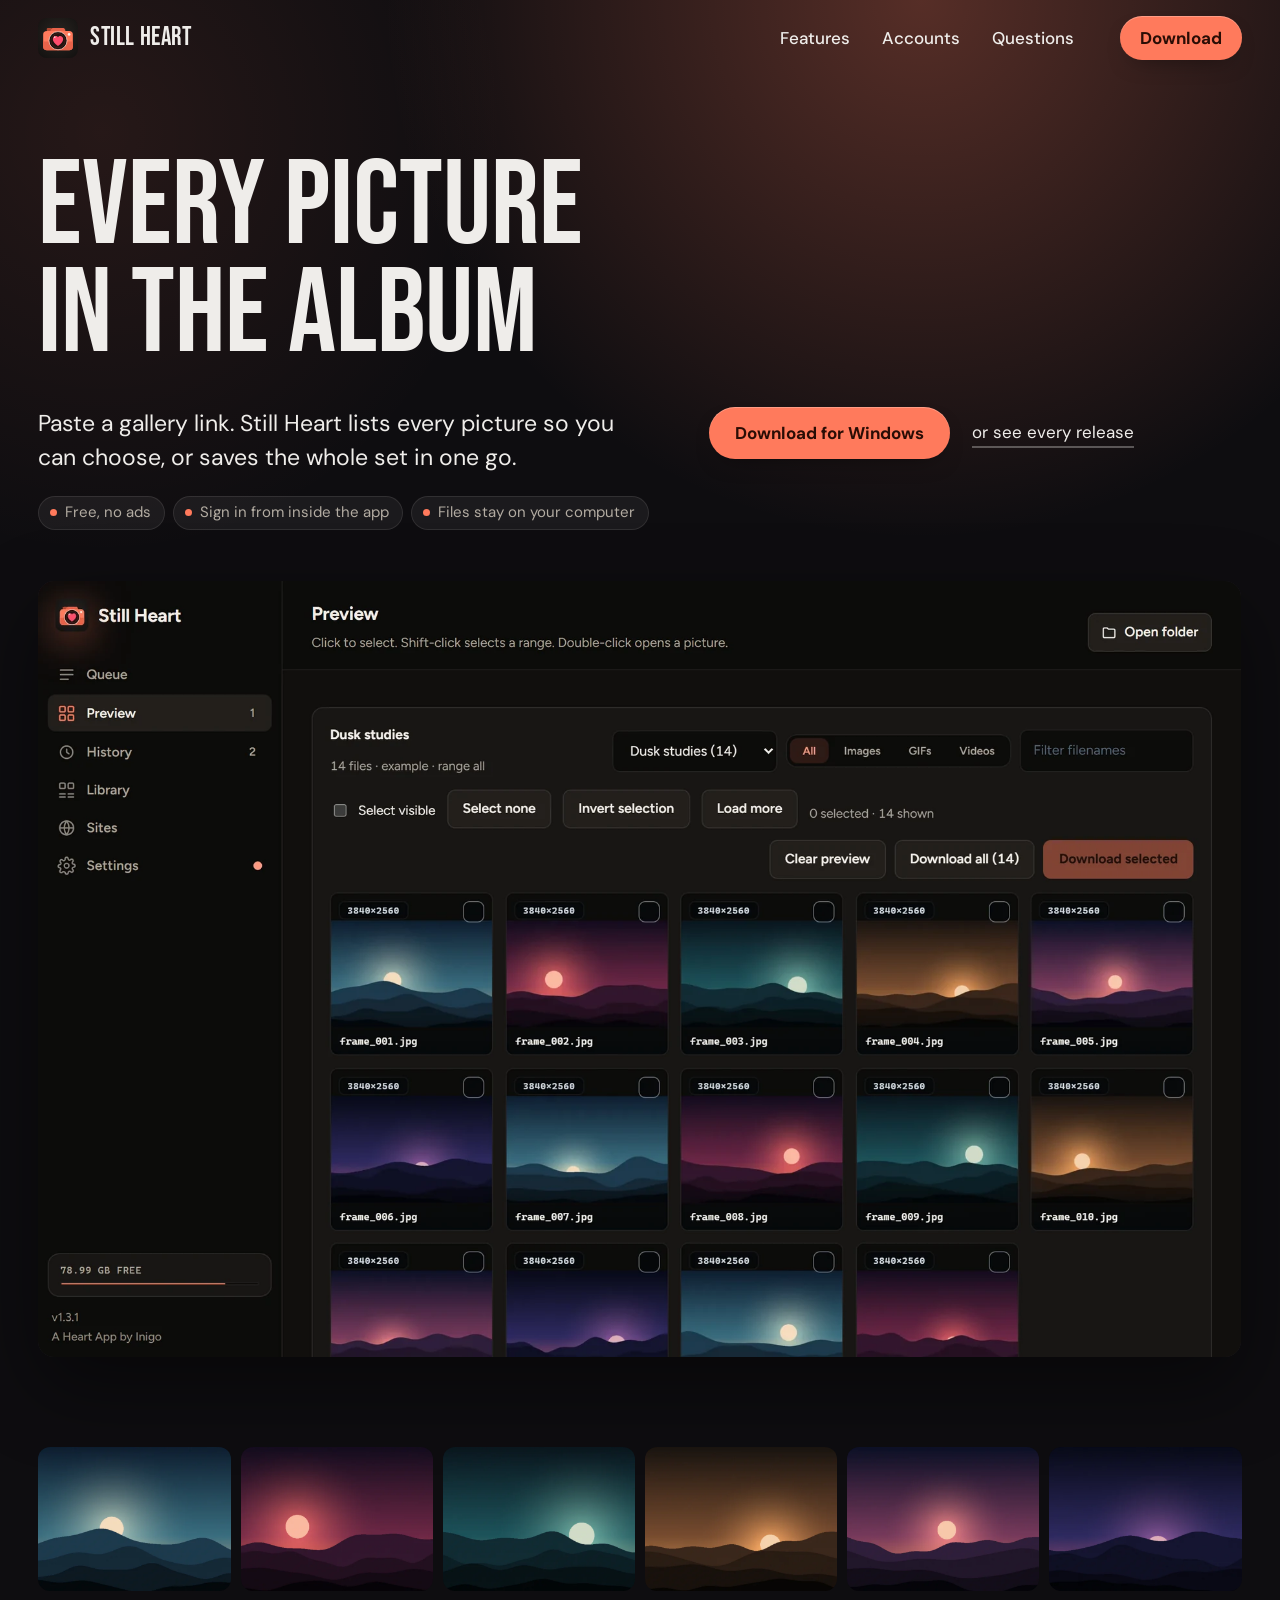
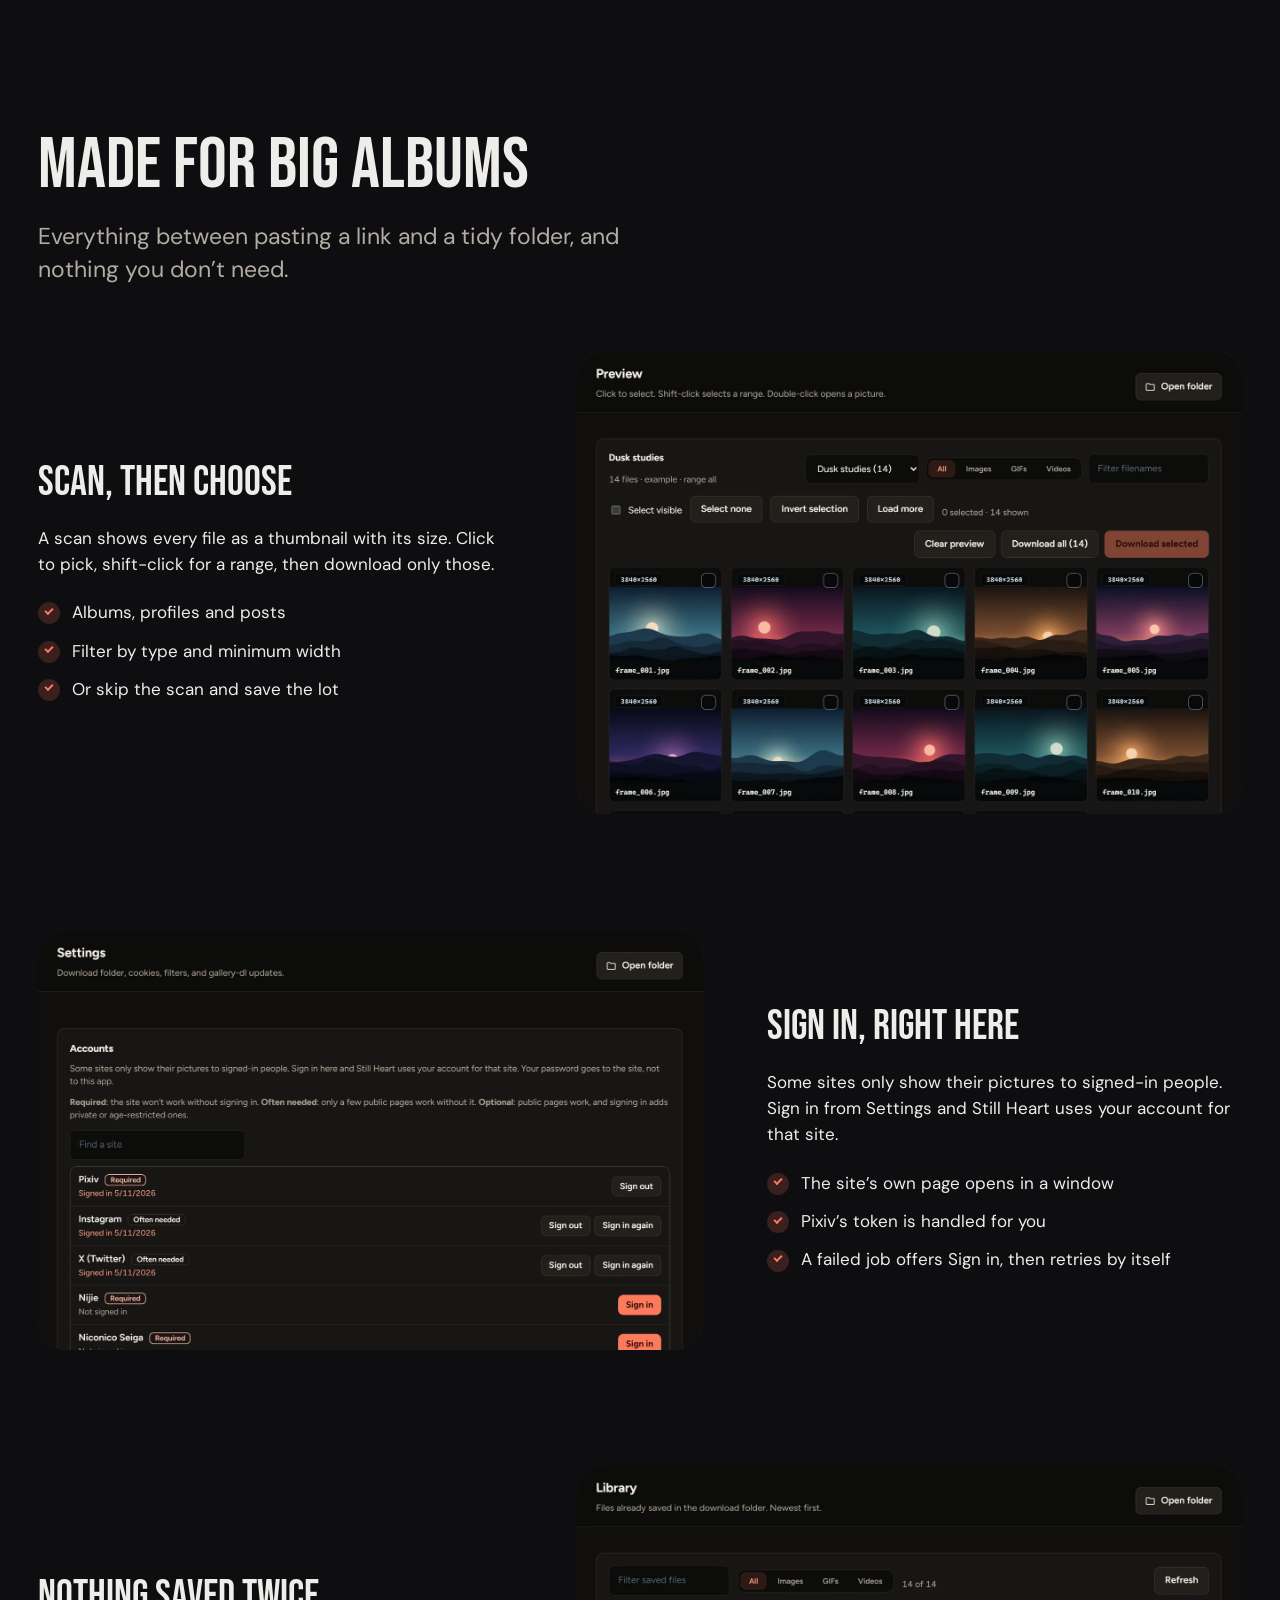
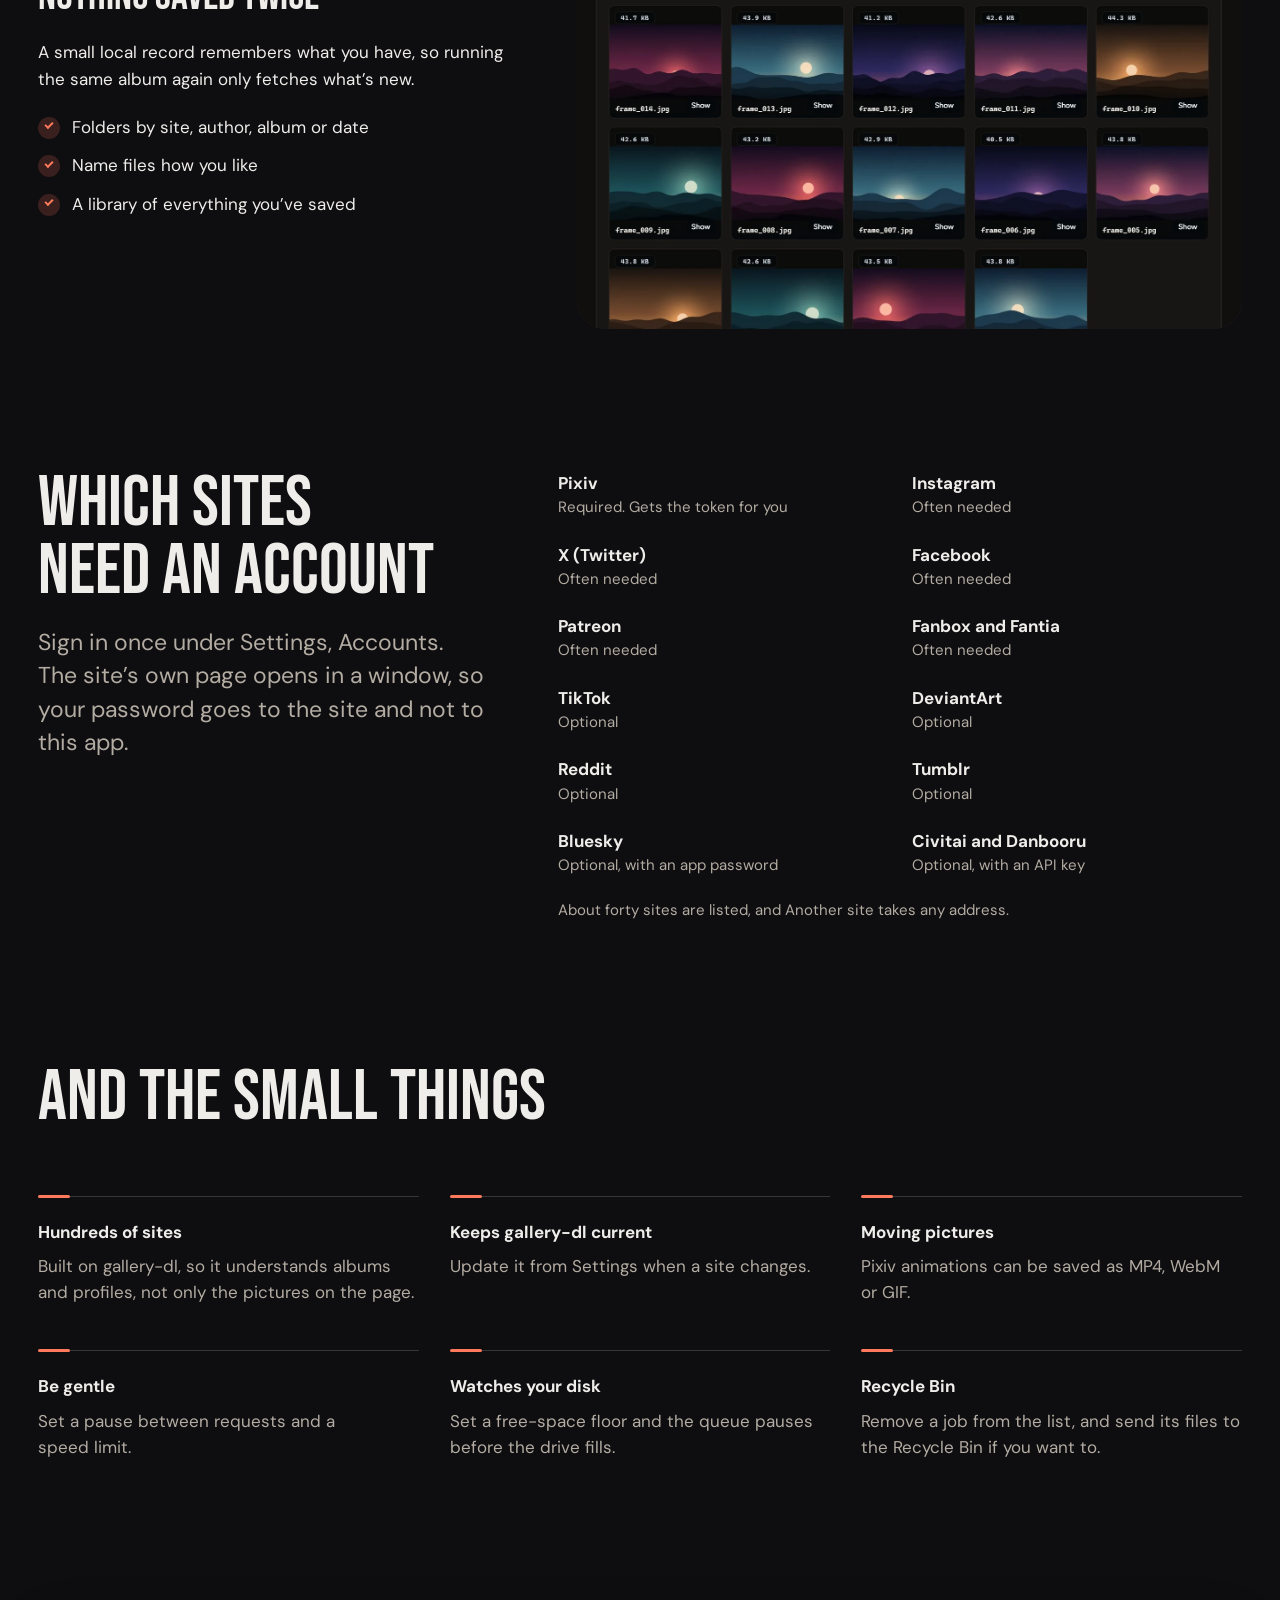
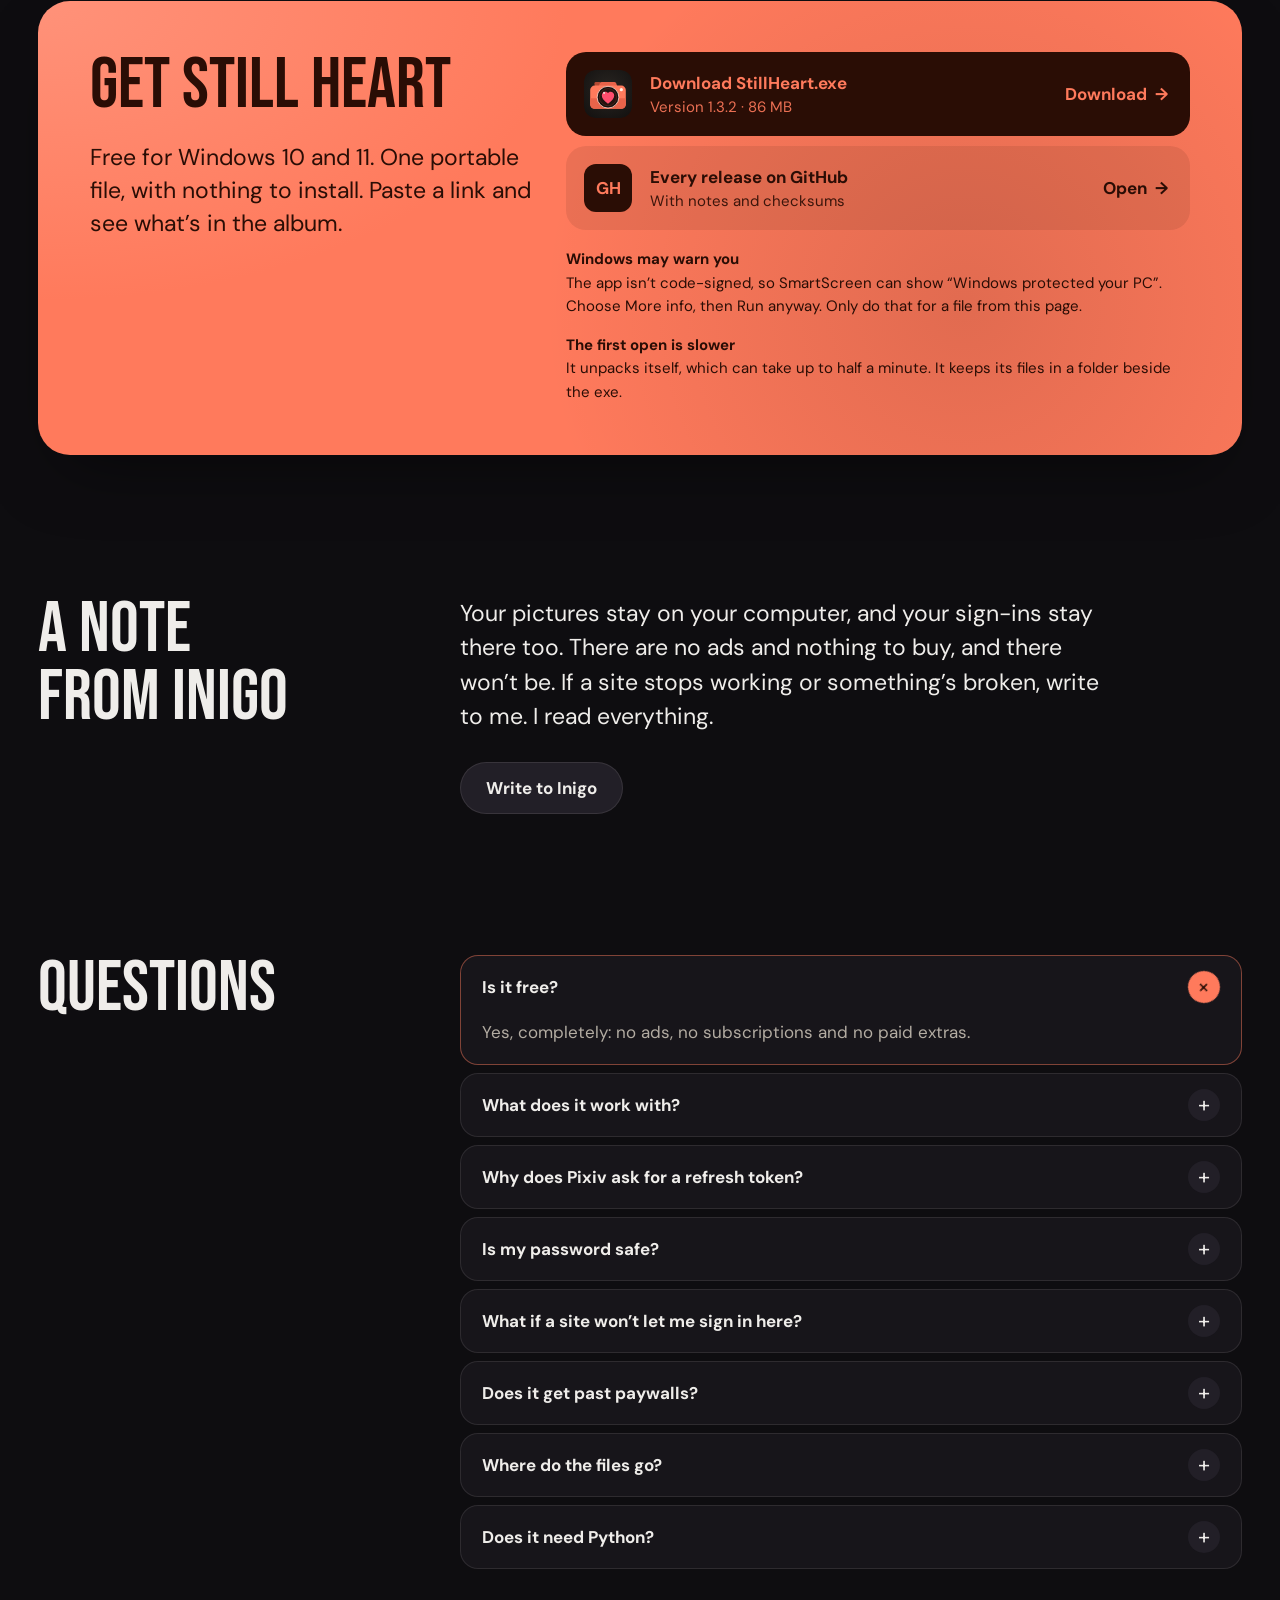
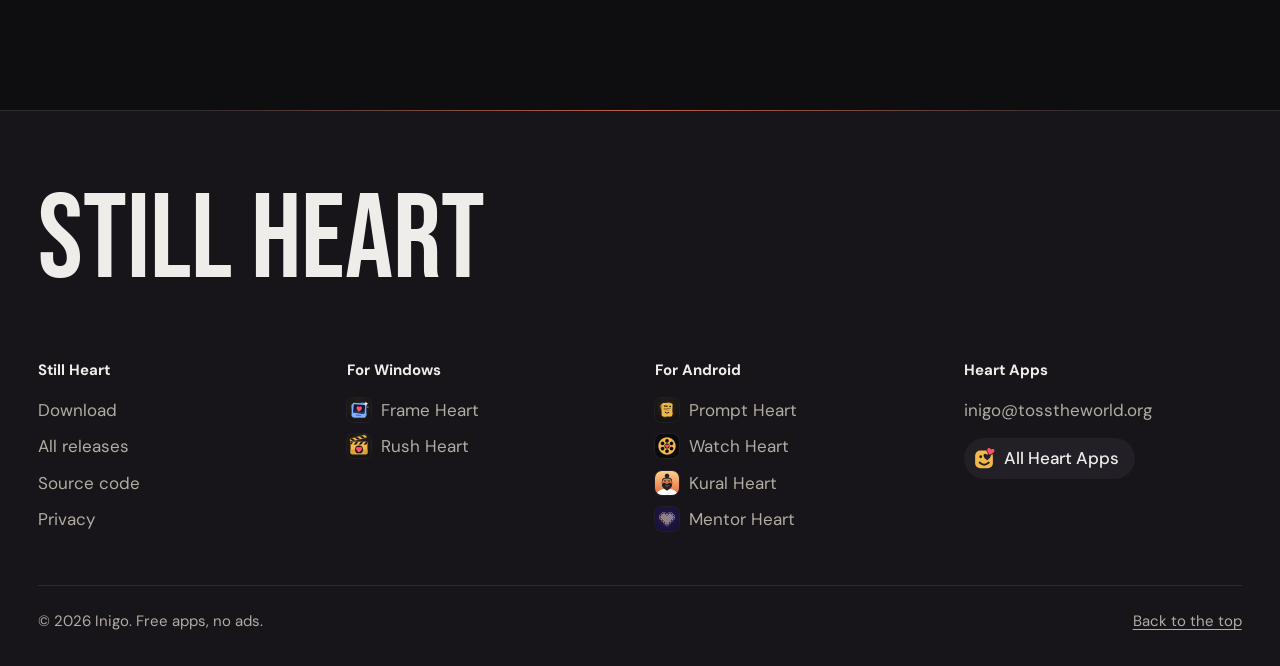
<file: index.html>
<!doctype html>
<html lang="en">
<head>
  <meta charset="utf-8">
  <meta name="viewport" content="width=device-width, initial-scale=1">
  <meta name="color-scheme" content="dark">
  <title>Still Heart · Save whole galleries and albums to your own drive</title>
  <meta name="description" content="Save a whole gallery, or just the pictures you pick. Free for Windows.">
  <meta name="theme-color" content="#0E0D10">
  <meta property="og:title" content="Still Heart">
  <meta property="og:description" content="Save a whole gallery, or just the pictures you pick. A free Heart App for Windows.">
  <meta property="og:image" content="https://inigo-code.github.io/still-heart-site/assets/preview.png">
  <meta property="og:image:width" content="1200">
  <meta property="og:image:height" content="630">
  <meta name="twitter:card" content="summary_large_image">
  <link rel="icon" href="assets/still-heart.svg" type="image/svg+xml">
  <link rel="apple-touch-icon" href="assets/icon-180.png">
  <link rel="preconnect" href="https://fonts.googleapis.com">
  <link rel="preconnect" href="https://fonts.gstatic.com" crossorigin>
  <link href="https://fonts.googleapis.com/css2?family=Bebas+Neue&family=DM+Sans:opsz,wght@9..40,400;9..40,500;9..40,700&display=swap" rel="stylesheet">
  <link rel="stylesheet" href="heart.css">
  <link rel="stylesheet" href="theme.css">
  <script>document.documentElement.classList.add('js')</script>
</head>
<body>
<main id="top">

  <header class="bar wrap">
    <a class="brand" href="#top" aria-label="Still Heart, back to top"><img src="assets/still-heart.svg" width="40" height="40" alt="">Still Heart</a>
    <nav aria-label="Sections"><a href="#features">Features</a><a href="#accounts">Accounts</a><a href="#questions">Questions</a></nav>
    <a class="button button-small" href="#get">Download</a>
  </header>

  <!-- The headline across the page, then the words beside the window -->
  <section class="hero wrap" aria-labelledby="hero-title">
    <div class="hero-text">
      <h1 id="hero-title" class="h1" data-reveal>Every picture<br> in the album</h1>
      <div class="hero-side">
        <p class="lede" data-reveal style="--i:1">Paste a gallery link. Still Heart lists every picture so you can choose, or saves the whole set in one go.</p>
        <p class="actions" data-reveal style="--i:2"><a class="button" href="https://github.com/inigo-code/still-heart-site/releases/latest/download/StillHeart.exe">Download for Windows</a><a class="link" href="https://github.com/inigo-code/still-heart-site/releases">or see every release</a></p>
        <ul class="facts" data-reveal style="--i:3"><li>Free, no ads</li><li>Sign in from inside the app</li><li>Files stay on your computer</li></ul>
      </div>
    </div>
    <figure class="hero-media"><div class="window" data-reveal style="--i:2"><img src="assets/stills_preview-wide.webp" width="1860" height="1200" alt="The Still Heart preview: a grid of pictures from one album, each with its size and a checkbox."></div></figure>
    <div class="wall wall-6" data-reveal aria-hidden="true"><img src="assets/still-1.webp" alt="" loading="lazy"><img src="assets/still-2.webp" alt="" loading="lazy"><img src="assets/still-3.webp" alt="" loading="lazy"><img src="assets/still-4.webp" alt="" loading="lazy"><img src="assets/still-5.webp" alt="" loading="lazy"><img src="assets/still-6.webp" alt="" loading="lazy"></div>
  </section>

  <!-- Three things it does, one picture each -->
  <section id="features" class="section wrap" aria-labelledby="features-title">
    <div class="head">
      <h2 id="features-title" class="h2" data-reveal>Made for big albums</h2>
      <p data-reveal style="--i:1">Everything between pasting a link and a tidy folder, and nothing you don’t need.</p>
    </div>
    <div class="rows">
      <article class="row" aria-labelledby="f1">
        <div class="row-text">
          <h3 id="f1" class="h3" data-reveal>Scan, then choose</h3>
          <p data-reveal style="--i:1">A scan shows every file as a thumbnail with its size. Click to pick, shift-click for a range, then download only those.</p>
          <ul class="ticks" data-reveal style="--i:2"><li>Albums, profiles and posts</li><li>Filter by type and minimum width</li><li>Or skip the scan and save the lot</li></ul>
        </div>
        <figure class="row-media"><div class="window" data-reveal><img src="assets/stills_preview.webp" alt="A scan of one album as a grid of pictures, some selected." loading="lazy"></div></figure>
      </article>

      <article class="row" aria-labelledby="f2">
        <div class="row-text">
          <h3 id="f2" class="h3" data-reveal>Sign in, right here</h3>
          <p data-reveal style="--i:1">Some sites only show their pictures to signed-in people. Sign in from Settings and Still Heart uses your account for that site.</p>
          <ul class="ticks" data-reveal style="--i:2"><li>The site’s own page opens in a window</li><li>Pixiv’s token is handled for you</li><li>A failed job offers Sign in, then retries by itself</li></ul>
        </div>
        <figure class="row-media"><div class="window" data-reveal><img src="assets/stills_accounts.webp" alt="The Accounts list in Still Heart’s settings, with sites to sign in to." loading="lazy"></div></figure>
      </article>

      <article class="row" aria-labelledby="f3">
        <div class="row-text">
          <h3 id="f3" class="h3" data-reveal>Nothing saved twice</h3>
          <p data-reveal style="--i:1">A small local record remembers what you have, so running the same album again only fetches what’s new.</p>
          <ul class="ticks" data-reveal style="--i:2"><li>Folders by site, author, album or date</li><li>Name files how you like</li><li>A library of everything you’ve saved</li></ul>
        </div>
        <figure class="row-media"><div class="window" data-reveal><img src="assets/stills_library.webp" alt="The Still Heart library: saved pictures in a grid." loading="lazy"></div></figure>
      </article>
    </div>
  </section>

  <!-- Accounts, as a plain list -->
  <section id="accounts" class="section wrap" aria-labelledby="accounts-title">
    <div class="import">
      <div class="head">
        <h2 id="accounts-title" class="h2" data-reveal>Which sites need an account</h2>
        <p data-reveal style="--i:1">Sign in once under Settings, Accounts. The site’s own page opens in a window, so your password goes to the site and not to this app.</p>
      </div>
      <div data-reveal style="--i:1">
        <ul class="sources"><li><strong>Pixiv</strong><span>Required. Gets the token for you</span></li><li><strong>Instagram</strong><span>Often needed</span></li><li><strong>X (Twitter)</strong><span>Often needed</span></li><li><strong>Facebook</strong><span>Often needed</span></li><li><strong>Patreon</strong><span>Often needed</span></li><li><strong>Fanbox and Fantia</strong><span>Often needed</span></li><li><strong>TikTok</strong><span>Optional</span></li><li><strong>DeviantArt</strong><span>Optional</span></li><li><strong>Reddit</strong><span>Optional</span></li><li><strong>Tumblr</strong><span>Optional</span></li><li><strong>Bluesky</strong><span>Optional, with an app password</span></li><li><strong>Civitai and Danbooru</strong><span>Optional, with an API key</span></li></ul>
        <p class="import-after">About forty sites are listed, and Another site takes any address.</p>
      </div>
    </div>
  </section>

  <!-- The smaller things, as a plain list -->
  <section class="section wrap" aria-labelledby="more-title">
    <div class="head"><h2 id="more-title" class="h2" data-reveal>And the small things</h2></div>
    <dl class="more" data-reveal style="--i:1"><div><dt>Hundreds of sites</dt><dd>Built on gallery-dl, so it understands albums and profiles, not only the pictures on the page.</dd></div><div><dt>Keeps gallery-dl current</dt><dd>Update it from Settings when a site changes.</dd></div><div><dt>Moving pictures</dt><dd>Pixiv animations can be saved as MP4, WebM or GIF.</dd></div><div><dt>Be gentle</dt><dd>Set a pause between requests and a speed limit.</dd></div><div><dt>Watches your disk</dt><dd>Set a free-space floor and the queue pauses before the drive fills.</dd></div><div><dt>Recycle Bin</dt><dd>Remove a job from the list, and send its files to the Recycle Bin if you want to.</dd></div></dl>
  </section>

  <!-- Get it -->
  <section id="get" class="section wrap" aria-labelledby="get-title">
    <div class="get">
      <div class="head">
        <h2 id="get-title" class="h2" data-reveal>Get Still Heart</h2>
        <p data-reveal style="--i:1">Free for Windows 10 and 11. One portable file, with nothing to install. Paste a link and see what’s in the album.</p>
      </div>
      <div class="ways">
        <a class="way way-main" href="https://github.com/inigo-code/still-heart-site/releases/latest/download/StillHeart.exe" data-reveal><img src="assets/still-heart.svg" width="48" height="48" alt=""><span><strong>Download StillHeart.exe</strong><span>Version 1.3.2 · 86 MB</span></span><span class="go">Download</span></a>
        <a class="way" href="https://github.com/inigo-code/still-heart-site/releases" data-reveal style="--i:1"><span class="way-mark" aria-hidden="true">GH</span><span><strong>Every release on GitHub</strong><span>With notes and checksums</span></span><span class="go">Open</span></a>
        <div class="notes" data-reveal style="--i:2">
          <p><strong>Windows may warn you</strong>The app isn’t code-signed, so SmartScreen can show “Windows protected your PC”. Choose More info, then Run anyway. Only do that for a file from this page.</p>
          <p><strong>The first open is slower</strong>It unpacks itself, which can take up to half a minute. It keeps its files in a folder beside the exe.</p>
        </div>
      </div>
    </div>
  </section>

  <!-- A note from the maker -->
  <section class="section wrap" aria-labelledby="note-title">
    <div class="note">
      <h2 id="note-title" class="h2" data-reveal>A note from Inigo</h2>
      <div data-reveal style="--i:1">
        <div class="copy"><p>Your pictures stay on your computer, and your sign-ins stay there too. There are no ads and nothing to buy, and there won’t be. If a site stops working or something’s broken, write to me. I read everything.</p></div>
        <p class="actions"><a class="button button-tone" href="mailto:inigo@tosstheworld.org?subject=Still%20Heart">Write to Inigo</a></p>
      </div>
    </div>
  </section>

  <!-- Questions -->
  <section id="questions" class="section wrap" aria-labelledby="faq-title">
    <div class="faq">
      <div class="head"><h2 id="faq-title" class="h2" data-reveal>Questions</h2></div>
      <div class="faq-list" data-reveal style="--i:1"><details name="faq" open><summary>Is it free?</summary><p>Yes, completely: no ads, no subscriptions and no paid extras.</p></details><details name="faq"><summary>What does it work with?</summary><p>The sites gallery-dl supports. The Sites tab in the app lists them, with an example link for each.</p></details><details name="faq"><summary>Why does Pixiv ask for a refresh token?</summary><p>Pixiv doesn’t accept ordinary cookies from download tools, only a token from its own sign-in. Open Settings, Accounts, and choose Sign in next to Pixiv. Still Heart gets the token for you, and you never have to see it.</p></details><details name="faq"><summary>Is my password safe?</summary><p>You type it into the site’s own page, in a window, and Still Heart never sees it. It keeps only the session the site gives back, on your computer. Sign out deletes it.</p></details><details name="faq"><summary>What if a site won’t let me sign in here?</summary><p>Some sites refuse sign-ins from app windows. Sign in with your own browser instead and pick it under Other ways to sign in, or use a cookies.txt file.</p></details><details name="faq"><summary>Does it get past paywalls?</summary><p>No. It only sees what your own account can see. It doesn’t bypass paywalls, DRM or site bans. You need the right to save what you download, and a site’s own rules still apply.</p></details><details name="faq"><summary>Where do the files go?</summary><p>Into a downloads folder beside the app, or any folder you choose in Settings.</p></details><details name="faq"><summary>Does it need Python?</summary><p>No. It’s a single file. gallery-dl is inside, and Still Heart can update it for you.</p></details></div>
    </div>
  </section>
</main>

<footer class="foot">
  <div class="wrap">
    <p class="foot-name" aria-hidden="true">Still Heart</p>
    <div class="foot-cols">
      <nav aria-label="Still Heart"><h2>Still Heart</h2><a href="https://github.com/inigo-code/still-heart-site/releases/latest/download/StillHeart.exe">Download</a><a href="https://github.com/inigo-code/still-heart-site/releases">All releases</a><a href="https://github.com/inigo-code/still-heart">Source code</a><a href="privacy.html">Privacy</a></nav>
      <nav aria-label="For Windows"><h2>For Windows</h2><a class="to-app" href="https://inigo-code.github.io/frame-heart-site/"><img src="assets/frame-heart.svg" width="24" height="24" alt="">Frame Heart</a><a class="to-app" href="https://inigo-code.github.io/rush-heart-site/"><img src="assets/rush-heart.svg" width="24" height="24" alt="">Rush Heart</a></nav>
      <nav aria-label="For Android"><h2>For Android</h2><a class="to-app" href="https://inigo-code.github.io/prompt-heart-site/"><img src="assets/prompt-heart.png" width="24" height="24" alt="">Prompt Heart</a><a class="to-app" href="https://inigo-code.github.io/watch-heart-site/"><img src="assets/watch-heart.png" width="24" height="24" alt="">Watch Heart</a><a class="to-app" href="https://inigo-code.github.io/kural-heart-site/"><img src="assets/kural-heart.png" width="24" height="24" alt="">Kural Heart</a><a class="to-app" href="https://heartapps.github.io/mentor-heart/"><img src="assets/mentor-heart.png" width="24" height="24" alt="">Mentor Heart</a></nav>
      <nav aria-label="Heart Apps"><h2>Heart Apps</h2><a href="mailto:inigo@tosstheworld.org?subject=Still%20Heart">inigo@tosstheworld.org</a><a class="to-home" href="https://inigo-code.github.io/"><img src="assets/heart-apps.svg" width="22" height="22" alt="">All Heart Apps</a></nav>
    </div>
    <div class="foot-last"><p>© 2026 Inigo. Free apps, no ads.</p><a href="#top">Back to the top</a></div>
  </div>
</footer>

<script src="heart.js" defer></script>

</body>
</html>
</file>
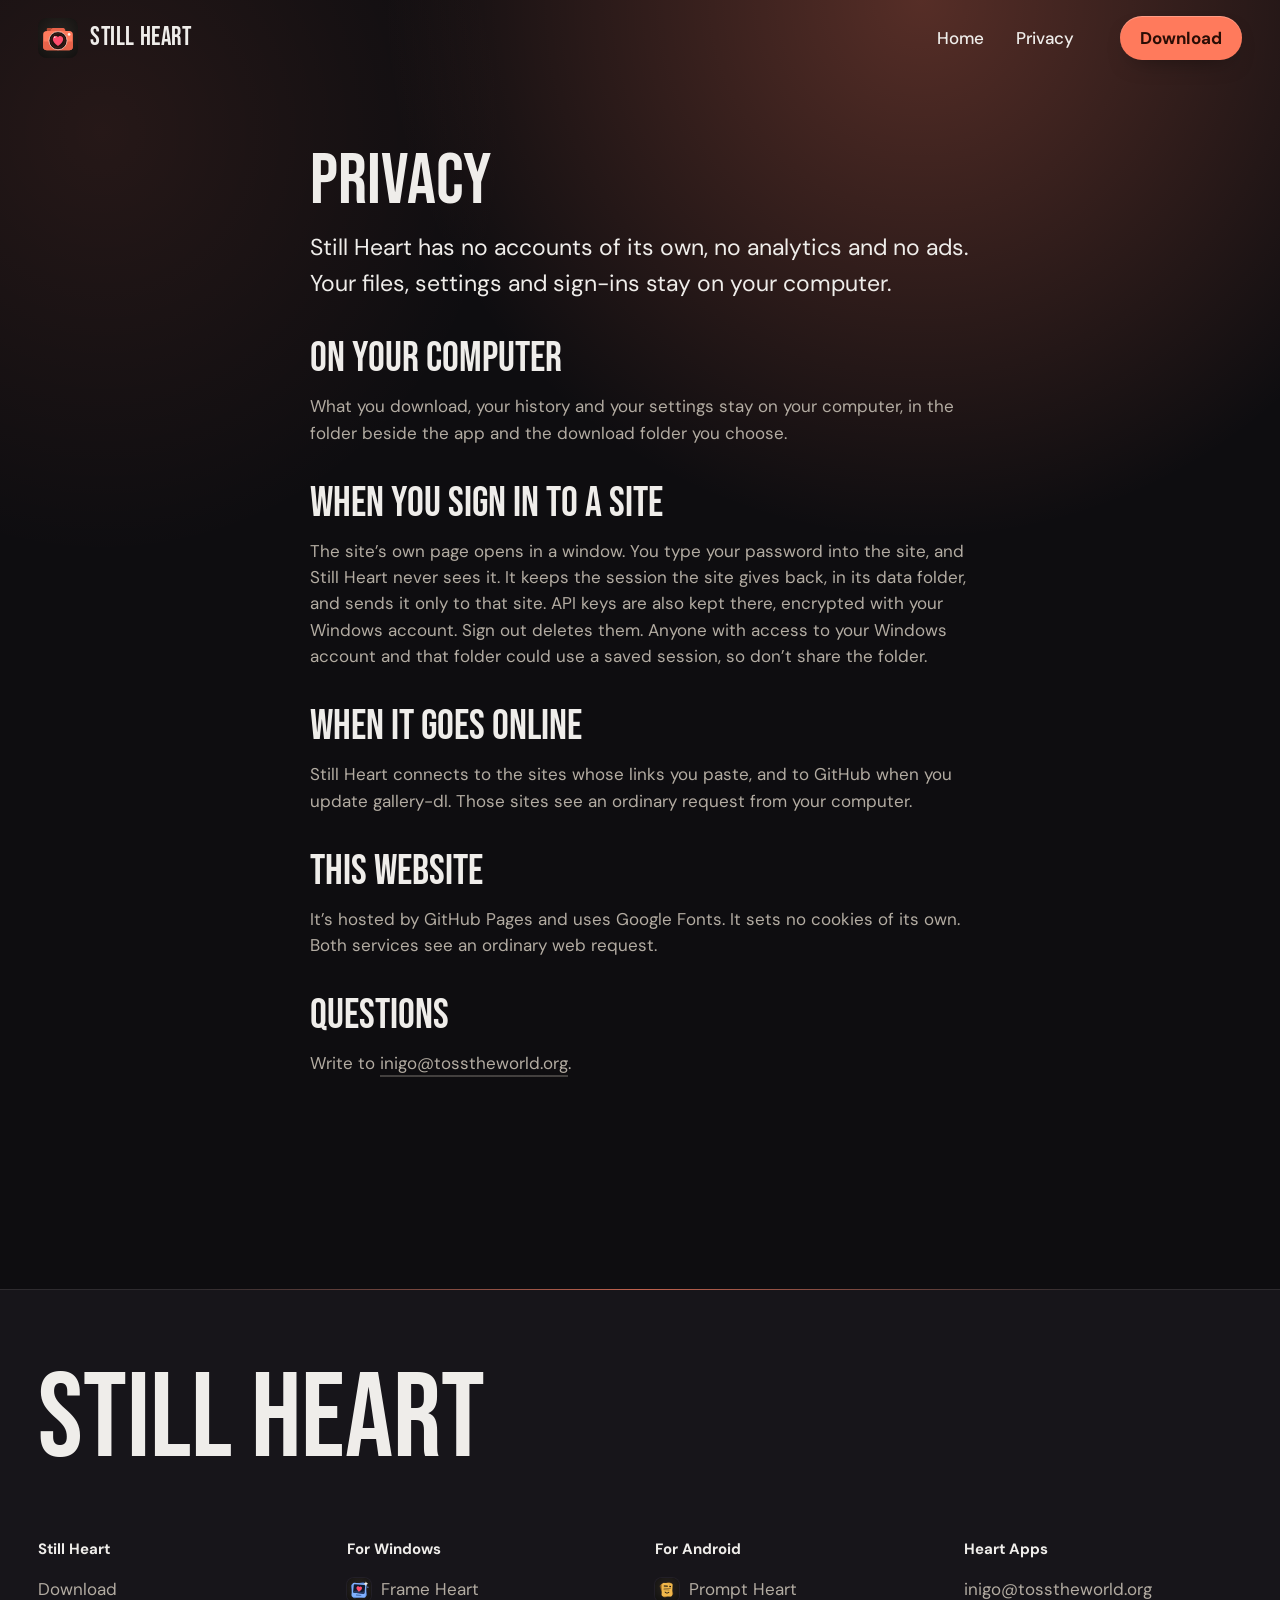
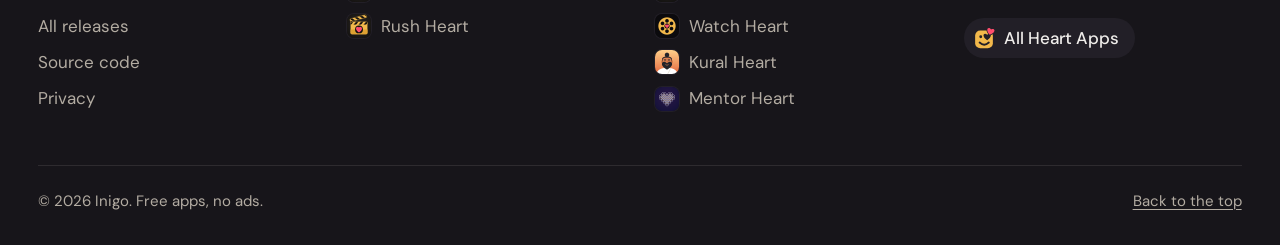
<file: privacy.html>
<!doctype html>
<html lang="en">
<head>
  <meta charset="utf-8">
  <meta name="viewport" content="width=device-width, initial-scale=1">
  <meta name="color-scheme" content="dark">
  <title>Privacy · Still Heart</title>
  <meta name="description" content="Save a whole gallery, or just the pictures you pick. Free for Windows.">
  <meta name="theme-color" content="#0E0D10">
  <meta property="og:title" content="Still Heart">
  <meta property="og:description" content="Save a whole gallery, or just the pictures you pick. A free Heart App for Windows.">
  <meta property="og:image" content="https://inigo-code.github.io/still-heart-site/assets/preview.png">
  <meta property="og:image:width" content="1200">
  <meta property="og:image:height" content="630">
  <meta name="twitter:card" content="summary_large_image">
  <link rel="icon" href="assets/still-heart.svg" type="image/svg+xml">
  <link rel="apple-touch-icon" href="assets/icon-180.png">
  <link rel="preconnect" href="https://fonts.googleapis.com">
  <link rel="preconnect" href="https://fonts.gstatic.com" crossorigin>
  <link href="https://fonts.googleapis.com/css2?family=Bebas+Neue&family=DM+Sans:opsz,wght@9..40,400;9..40,500;9..40,700&display=swap" rel="stylesheet">
  <link rel="stylesheet" href="heart.css">
  <link rel="stylesheet" href="theme.css">
  <script>document.documentElement.classList.add('js')</script>
</head>
<body>
<main id="top">
  <header class="bar wrap">
    <a class="brand" href="index.html" aria-label="Still Heart, home"><img src="assets/still-heart.svg" width="40" height="40" alt="">Still Heart</a>
    <nav aria-label="Pages"><a href="index.html">Home</a><a href="privacy.html" aria-current="page">Privacy</a></nav>
    <a class="button button-small" href="https://github.com/inigo-code/still-heart-site/releases/latest/download/StillHeart.exe">Download</a>
  </header>
  <article class="doc wrap">
    <h1 class="h2">Privacy</h1>
    <p class="doc-lede">Still Heart has no accounts of its own, no analytics and no ads. Your files, settings and sign-ins stay on your computer.</p>
    <h2 class="h3">On your computer</h2><p>What you download, your history and your settings stay on your computer, in the folder beside the app and the download folder you choose.</p><h2 class="h3">When you sign in to a site</h2><p>The site’s own page opens in a window. You type your password into the site, and Still Heart never sees it. It keeps the session the site gives back, in its data folder, and sends it only to that site. API keys are also kept there, encrypted with your Windows account. Sign out deletes them. Anyone with access to your Windows account and that folder could use a saved session, so don’t share the folder.</p><h2 class="h3">When it goes online</h2><p>Still Heart connects to the sites whose links you paste, and to GitHub when you update gallery-dl. Those sites see an ordinary request from your computer.</p>
    <h2 class="h3">This website</h2>
    <p>It’s hosted by GitHub Pages and uses Google Fonts. It sets no cookies of its own. Both services see an ordinary web request.</p>
    <h2 class="h3">Questions</h2>
    <p>Write to <a class="link" href="mailto:inigo@tosstheworld.org?subject=Still%20Heart%20privacy">inigo@tosstheworld.org</a>.</p>
  </article>
</main>

<footer class="foot">
  <div class="wrap">
    <p class="foot-name" aria-hidden="true">Still Heart</p>
    <div class="foot-cols">
      <nav aria-label="Still Heart"><h2>Still Heart</h2><a href="https://github.com/inigo-code/still-heart-site/releases/latest/download/StillHeart.exe">Download</a><a href="https://github.com/inigo-code/still-heart-site/releases">All releases</a><a href="https://github.com/inigo-code/still-heart">Source code</a><a href="privacy.html">Privacy</a></nav>
      <nav aria-label="For Windows"><h2>For Windows</h2><a class="to-app" href="https://inigo-code.github.io/frame-heart-site/"><img src="assets/frame-heart.svg" width="24" height="24" alt="">Frame Heart</a><a class="to-app" href="https://inigo-code.github.io/rush-heart-site/"><img src="assets/rush-heart.svg" width="24" height="24" alt="">Rush Heart</a></nav>
      <nav aria-label="For Android"><h2>For Android</h2><a class="to-app" href="https://inigo-code.github.io/prompt-heart-site/"><img src="assets/prompt-heart.png" width="24" height="24" alt="">Prompt Heart</a><a class="to-app" href="https://inigo-code.github.io/watch-heart-site/"><img src="assets/watch-heart.png" width="24" height="24" alt="">Watch Heart</a><a class="to-app" href="https://inigo-code.github.io/kural-heart-site/"><img src="assets/kural-heart.png" width="24" height="24" alt="">Kural Heart</a><a class="to-app" href="https://heartapps.github.io/mentor-heart/"><img src="assets/mentor-heart.png" width="24" height="24" alt="">Mentor Heart</a></nav>
      <nav aria-label="Heart Apps"><h2>Heart Apps</h2><a href="mailto:inigo@tosstheworld.org?subject=Still%20Heart">inigo@tosstheworld.org</a><a class="to-home" href="https://inigo-code.github.io/"><img src="assets/heart-apps.svg" width="22" height="22" alt="">All Heart Apps</a></nav>
    </div>
    <div class="foot-last"><p>© 2026 Inigo. Free apps, no ads.</p><a href="#top">Back to the top</a></div>
  </div>
</footer>

<script src="heart.js" defer></script>

</body>
</html>
</file>
<file: heart.css>
/* Heart: the shared layout of the Heart Apps sites. Each site sets its own colours and faces in
   its theme file; everything here reads only the tokens below. */

:root {
  /* Dark by default, so scrollbars, form fields and the loading canvas are dark too. Themes that follow the system say light dark. */
  color-scheme: dark;
  --bg: #0E0D10;
  --surface: #18161B;
  --surface-2: #232026;
  --ink: #EFEDEA;
  --muted: #B3ACA2;
  --accent: #F2B84B;
  --accent-ink: #121110;
  --accent-hover: #F6C76E;
  --field: var(--accent);
  --field-ink: var(--accent-ink);
  --font-display: 'DM Sans', system-ui, sans-serif;
  --font-text: 'DM Sans', system-ui, sans-serif;
  --display-weight: 700;
  --display-track: -0.035em;
  --display-case: none;
  --s-small: 0.9375rem;
  --s-body: 1.0625rem;
  --s-lede: clamp(1.1875rem, 1rem + 0.6vw, 1.4375rem);
  --s-head: clamp(1.5rem, 1.15rem + 1vw, 2rem);
  --s-h2: clamp(2.25rem, 1.4rem + 3vw, 4rem);
  --s-h1: clamp(2.75rem, 1.2rem + 5.6vw, 6.25rem);
  --margin: clamp(1rem, 3vw, 2.5rem);
  --max: 1240px;
  --gap: clamp(1rem, 2.4vw, 2rem);
  --section: clamp(6rem, 11vw, 10rem);
  --radius: 28px;
  --ease-out: cubic-bezier(0.22, 1, 0.36, 1);
  /* Read from the colours above, so every theme gets its own lines, glows and shadows. */
  --line: color-mix(in srgb, var(--ink) 10%, transparent);
  --line-strong: color-mix(in srgb, var(--ink) 18%, transparent);
  --glow: color-mix(in srgb, var(--accent) 30%, transparent);
  --shadow: 0 30px 70px -28px rgb(0 0 0 / 0.55);
}

*, *::before, *::after { box-sizing: border-box; }
html { scrollbar-color: color-mix(in srgb, var(--ink) 24%, transparent) var(--bg); caret-color: var(--accent); -webkit-text-size-adjust: 100%; scroll-behavior: smooth; scroll-padding-top: 96px; }
body { margin: 0; overflow-x: clip; background: var(--bg); color: var(--ink); font: 400 var(--s-body)/1.55 var(--font-text); -webkit-font-smoothing: antialiased; text-rendering: optimizeLegibility; }
img { display: block; max-width: 100%; height: auto; }
a { color: inherit; text-underline-offset: 0.2em; text-decoration-thickness: from-font; }
p, li, dd, dt, summary, figcaption { text-wrap: pretty; }
h1, h2, h3, p, ul, ol, dl, dd, figure { margin: 0; }
ul, ol { padding: 0; list-style: none; }
button { font: inherit; color: inherit; background: none; border: 0; padding: 0; cursor: pointer; }
:focus-visible { outline: 3px solid var(--accent); outline-offset: 3px; border-radius: 6px; }
::selection { background: var(--accent); color: var(--accent-ink); }
.nums { font-variant-numeric: tabular-nums; }
.visually-hidden { position: absolute; width: 1px; height: 1px; overflow: hidden; clip-path: inset(50%); white-space: nowrap; }

.wrap { width: 100%; max-width: calc(var(--max) + 2 * var(--margin)); margin-inline: auto; padding-inline: var(--margin); }
.section { padding-block: var(--section) 0; }

/* The lit ground: the page's own colour glows from the top. */
main { position: relative; isolation: isolate; }
main::before { content: ''; position: absolute; inset: 0 0 auto; z-index: -1; pointer-events: none; }
main::before { height: min(1100px, 130vh); background: radial-gradient(60% 70% at 72% 0%, var(--glow), transparent 70%), radial-gradient(45% 55% at 8% 12%, color-mix(in srgb, var(--accent) 10%, transparent), transparent 70%); }

/* ---------- type ---------- */
.h1, .h2, .h3 { font-family: var(--font-display); font-weight: var(--display-weight); text-transform: var(--display-case); text-wrap: balance; }
.h1 { font-size: var(--s-h1); line-height: 0.98; letter-spacing: var(--display-track); }
.h2 { font-size: var(--s-h2); line-height: 1.04; letter-spacing: calc(var(--display-track) * 0.8); }
.h3 { font-size: var(--s-head); line-height: 1.15; letter-spacing: calc(var(--display-track) * 0.4); }
.lede { font-size: var(--s-lede); line-height: 1.45; max-width: 34ch; }
.soft { color: var(--muted); }
.copy p + p { margin-top: 0.9em; }
.head { display: grid; gap: 20px; max-width: 46rem; margin-bottom: clamp(2.5rem, 5vw, 4rem); }
.head p { font-size: var(--s-lede); line-height: 1.45; max-width: 40ch; color: var(--muted); }
.get .head p { color: inherit; }

/* ---------- controls ---------- */
.button { position: relative; display: inline-flex; align-items: center; justify-content: center; gap: 10px; min-height: 52px; padding: 0 26px; border-radius: 999px; background: var(--accent); color: var(--accent-ink); font-weight: 700; text-decoration: none; box-shadow: 0 10px 24px -14px rgb(0 0 0 / 0.6), inset 0 1px 0 rgb(255 255 255 / 0.25); transition: transform 160ms var(--ease-out), background-color 180ms ease, box-shadow 220ms ease; }
.button:active { transform: translateY(0) scale(0.96); }
.button-tone { background: var(--surface-2); color: var(--ink); box-shadow: inset 0 0 0 1px var(--line); }
.button-small { min-height: 44px; padding: 0 20px; }
/* A link's underline: faint at rest, drawn across in full on hover. */
.link { text-decoration: none; background: linear-gradient(currentColor, currentColor) 0 100% / 0 2px no-repeat, linear-gradient(color-mix(in srgb, currentColor 32%, transparent), color-mix(in srgb, currentColor 32%, transparent)) 0 100% / 100% 2px no-repeat; padding-bottom: 3px; transition: background-size 320ms var(--ease-out); }
@media (hover: hover) and (pointer: fine) {
  .button:hover { background: var(--accent-hover); transform: translateY(-2px); box-shadow: 0 16px 30px -14px rgb(0 0 0 / 0.65), inset 0 1px 0 rgb(255 255 255 / 0.25); }
  .button:active { transform: translateY(0) scale(0.96); }
  .button-tone:hover { background: color-mix(in srgb, var(--surface-2) 80%, var(--ink) 10%); box-shadow: inset 0 0 0 1px var(--line-strong); }
  .link:hover { background-size: 100% 2px, 100% 2px; }
}
.actions { display: flex; flex-wrap: wrap; align-items: center; gap: 14px 22px; }

/* ---------- the bar: it stays at the top, over a frosted strip ---------- */
.bar { position: sticky; top: 0; z-index: 50; display: flex; align-items: center; gap: 24px; min-height: 76px; }
.bar::before { content: ''; position: absolute; inset: 0 calc(50% - 50vw); z-index: -1; background: color-mix(in srgb, var(--bg) 78%, transparent); -webkit-backdrop-filter: blur(16px) saturate(1.4); backdrop-filter: blur(16px) saturate(1.4); border-bottom: 1px solid transparent; opacity: 0; transition: opacity 240ms ease, border-color 240ms ease; }
.bar.is-stuck::before { opacity: 1; border-bottom-color: var(--line); }
.brand { display: inline-flex; align-items: center; gap: 12px; min-height: 44px; font-family: var(--font-display); font-weight: var(--display-weight); font-size: var(--s-body); text-transform: var(--display-case); text-decoration: none; letter-spacing: -0.01em; }
.brand img { width: 40px; height: 40px; border-radius: 11px; transition: transform 300ms var(--ease-out); }
.bar nav { display: flex; gap: 4px; margin-left: auto; }
.bar nav + .button, .bar nav + .menu-button + .button { margin-left: 8px; }
.bar nav a { display: inline-flex; align-items: center; min-height: 40px; padding: 0 14px; border-radius: 999px; text-decoration: none; font-weight: 500; transition: color 180ms ease, background-color 180ms ease; }
.menu-button { display: none; }
@media (hover: hover) and (pointer: fine) {
  .bar nav a:hover { background: color-mix(in srgb, var(--ink) 8%, transparent); }
  .brand:hover img { transform: rotate(-8deg) scale(1.06); }
}

/* ---------- the hero ---------- */
.hero { display: grid; grid-template-columns: minmax(0, 7fr) minmax(0, 5fr); gap: var(--gap); align-items: center; padding-block: clamp(2rem, 6vw, 5rem) 0; }
.hero-text { display: grid; gap: 32px; align-content: center; }
.hero-text .lede { max-width: 30ch; }
.facts { display: flex; flex-wrap: wrap; gap: 8px; color: var(--muted); font-size: var(--s-small); }
.facts li { display: inline-flex; align-items: center; gap: 8px; min-height: 34px; padding: 0 14px 0 12px; border-radius: 999px; background: color-mix(in srgb, var(--ink) 6%, transparent); box-shadow: inset 0 0 0 1px var(--line); }
.facts li::before { content: ''; width: 7px; height: 7px; border-radius: 50%; background: var(--accent); }
.hero-media { position: relative; display: grid; justify-items: center; }
/* A soft pool of the accent colour under the hero's picture. */
.hero-media::before { content: ''; position: absolute; inset: 8% 4%; z-index: -1; border-radius: 50%; background: radial-gradient(closest-side, var(--glow), transparent); filter: blur(30px); }

/* A phone: the screen in a bezel with a lit edge, standing off the page. */
.phone { position: relative; width: min(100%, 310px); padding: 10px; border-radius: 46px; background: linear-gradient(155deg, color-mix(in srgb, var(--surface-2) 70%, var(--ink) 14%), var(--surface-2) 30%, color-mix(in srgb, var(--surface-2) 80%, #000) 100%); box-shadow: inset 0 0 0 1px var(--line-strong), var(--shadow); }
.phone img { width: 100%; border-radius: 37px; background: var(--surface); }
.hero .phone { width: min(100%, 360px); }

/* ---------- feature rows: words on one side, one screen on the other ---------- */
.rows { display: grid; gap: clamp(4rem, 9vw, 8rem); }
.row { display: grid; grid-template-columns: minmax(0, 1fr) minmax(0, 1fr); gap: clamp(2rem, 5vw, 5rem); align-items: center; }
.row-media { position: relative; display: grid; justify-items: center; overflow: hidden; padding-block: clamp(2rem, 4vw, 3.5rem); border-radius: var(--radius); background: radial-gradient(70% 60% at 50% 38%, color-mix(in srgb, var(--accent) 22%, var(--surface)), var(--surface) 72%); box-shadow: inset 0 0 0 1px var(--line); }
.row-media > * { position: relative; z-index: 1; }
.row:nth-child(even) .row-media { order: -1; }
.row-text { display: grid; gap: 22px; max-width: 32rem; }
.row:nth-child(even) .row-text { justify-self: start; }
.ticks { display: grid; gap: 12px; }
.ticks li { position: relative; padding-left: 34px; }
.ticks li::before { content: ''; position: absolute; left: 0; top: 0.18em; width: 22px; height: 22px; border-radius: 50%; background: color-mix(in srgb, var(--accent) 18%, transparent); }
.ticks li::after { content: ''; position: absolute; left: 7px; top: 0.5em; width: 8px; height: 5px; border-left: 2px solid var(--accent); border-bottom: 2px solid var(--accent); transform: rotate(-45deg); }
.phone, .window { overflow: hidden; }
.phone img, .window img, .row-media img { transition: transform 600ms var(--ease-out); }
@media (hover: hover) and (pointer: fine) {
  .row-media:hover .phone img, .row-media:hover .window img { transform: scale(1.025); }
}

/* ---------- everything else: small cards in columns ---------- */
.more { display: grid; grid-template-columns: repeat(3, minmax(0, 1fr)); gap: clamp(2rem, 3.5vw, 3rem) var(--gap); }
.more div { position: relative; display: grid; gap: 8px; align-content: start; padding-top: 22px; border-top: 1px solid var(--line-strong); }
.more div::before { content: ''; position: absolute; top: -2px; left: 0; width: 32px; height: 3px; border-radius: 2px; background: var(--accent); transform-origin: left; transition: transform 320ms var(--ease-out); }
.more div:hover::before { transform: scaleX(2); }
.more dt { font-weight: 700; font-size: 1.0625rem; }
.more dd { max-width: 38ch; color: var(--muted); }

/* ---------- get it: the one field of colour ---------- */
.get { position: relative; overflow: hidden; display: grid; grid-template-columns: minmax(0, 5fr) minmax(0, 7fr); gap: var(--gap); padding: clamp(2rem, 4vw, 3.5rem); border-radius: calc(var(--radius) + 4px); background: radial-gradient(80% 120% at 0% 0%, color-mix(in srgb, var(--field) 82%, #fff), var(--field) 55%), var(--field); color: var(--field-ink); box-shadow: var(--shadow); }
.get::before { content: ''; position: absolute; right: -12%; bottom: -60%; width: 70%; aspect-ratio: 1; border-radius: 50%; background: radial-gradient(closest-side, color-mix(in srgb, var(--field-ink) 14%, transparent), transparent); pointer-events: none; }
.get > * { position: relative; }
.get .head { margin: 0; align-content: start; }
.ways { display: grid; gap: 10px; align-content: start; }
.way { display: grid; grid-template-columns: 48px minmax(0, 1fr) auto; gap: 18px; align-items: center; min-height: 84px; padding: 14px 22px 14px 18px; border-radius: 20px; background: color-mix(in srgb, var(--field-ink) 9%, transparent); text-decoration: none; transition: background-color 180ms ease, transform 160ms var(--ease-out), box-shadow 220ms ease; }
.way:active { transform: scale(0.985); }
.way img { width: 48px; height: 48px; border-radius: 12px; }
.way strong { display: block; }
.way span span { display: block; font-size: var(--s-small); opacity: 0.9; }
.way .go { display: inline-flex; align-items: center; gap: 8px; font-weight: 700; white-space: nowrap; }
.way .go::after { content: '→'; transition: transform 220ms var(--ease-out); }
.way-main { background: var(--field-ink); color: var(--field); }
@media (hover: hover) and (pointer: fine) {
  .way:hover { background: color-mix(in srgb, var(--field-ink) 16%, transparent); transform: translateY(-2px); }
  .way-main:hover { background: color-mix(in srgb, var(--field-ink) 90%, var(--field)); box-shadow: 0 18px 30px -18px rgb(0 0 0 / 0.6); }
  .way:hover .go::after { transform: translateX(4px); }
  .way:active { transform: scale(0.985); }
}

/* ---------- questions ---------- */
.faq { display: grid; grid-template-columns: minmax(0, 4fr) minmax(0, 8fr); gap: var(--gap); }
.faq .head { align-content: start; margin: 0; }
.faq-list { display: grid; gap: 8px; }
.faq-list details { border-radius: 18px; background: var(--surface); box-shadow: inset 0 0 0 1px var(--line); transition: background-color 180ms ease, box-shadow 180ms ease; }
.faq-list details[open] { box-shadow: inset 0 0 0 1px color-mix(in srgb, var(--accent) 45%, transparent); }
.faq-list summary { display: flex; justify-content: space-between; align-items: center; gap: 16px; min-height: 64px; padding: 16px 22px; font-weight: 700; cursor: pointer; list-style: none; }
.faq-list summary::-webkit-details-marker { display: none; }
.faq-list summary::after { content: '+'; flex: none; display: grid; place-items: center; width: 32px; height: 32px; border-radius: 50%; background: var(--surface-2); font-weight: 400; font-size: 1.375rem; line-height: 1; transition: transform 240ms var(--ease-out), background-color 180ms ease, color 180ms ease; }
.faq-list details[open] summary::after { transform: rotate(45deg); background: var(--accent); color: var(--accent-ink); }
.faq-list details p { padding: 0 22px 20px; max-width: 72ch; color: var(--muted); }
@media (hover: hover) and (pointer: fine) { .faq-list details:not([open]):hover { background: var(--surface-2); } }

/* ---------- note from the maker ---------- */
.note { display: grid; grid-template-columns: minmax(0, 4fr) minmax(0, 8fr); gap: var(--gap); }
.note .copy { font-size: var(--s-lede); line-height: 1.5; max-width: 40ch; }
.note .actions { margin-top: 28px; }

/* ---------- footer ---------- */
.foot { position: relative; margin-top: var(--section); padding-block: clamp(3rem, 6vw, 5rem) 32px; background: var(--surface); box-shadow: inset 0 1px 0 var(--line); overflow: hidden; }
.foot::before { content: ''; position: absolute; left: 50%; top: 0; width: min(900px, 90vw); height: 1px; transform: translateX(-50%); background: linear-gradient(90deg, transparent, var(--accent), transparent); opacity: 0.7; }
.foot-name { font-family: var(--font-display); font-weight: var(--display-weight); text-transform: var(--display-case); font-size: var(--s-h1); line-height: 0.9; letter-spacing: var(--display-track); white-space: nowrap; }
.foot-cols { display: grid; grid-template-columns: repeat(auto-fit, minmax(13rem, 1fr)); gap: 32px var(--gap); margin-top: clamp(2.5rem, 5vw, 4rem); }
.foot-cols h2 { font-size: var(--s-small); font-weight: 700; margin-bottom: 10px; }
.foot-cols a { display: block; padding-block: 5px; text-decoration: none; color: var(--muted); transition: color 180ms ease, transform 180ms var(--ease-out); }
.foot-cols a[href^="mailto:"] { white-space: nowrap; }
.foot-cols a:hover { color: var(--ink); }
/* Links to the other apps carry their icons. The link home to Heart Apps is a chip, its mark and name on one line. */
.foot-cols .to-app { display: flex; align-items: center; gap: 10px; }
/* The icons are dark tiles; the ring keeps their edge visible on a dark footer. */
.foot-cols .to-app img { flex: none; width: 24px; height: 24px; border-radius: 7px; box-shadow: 0 0 0 1px var(--surface-2); }
.foot-cols .to-home { display: inline-flex; align-items: center; gap: 8px; margin-top: 10px; padding: 7px 16px 7px 10px; border-radius: 999px; background: var(--surface-2); color: var(--ink); font-weight: 500; white-space: nowrap; }
.foot-cols .to-home img { flex: none; width: 22px; height: 22px; }
@media (hover: hover) and (pointer: fine) { .foot-cols a:not(.to-home):hover { transform: translateX(3px); } }
.foot-last { display: flex; flex-wrap: wrap; justify-content: space-between; gap: 12px; margin-top: 48px; padding-top: 24px; border-top: 1px solid var(--line); color: var(--muted); font-size: var(--s-small); }

/* ---------- light that follows the pointer across a card ----------
   Two parts, both placed by heart.js. The pool lies on the card's surface, under the words and
   pictures, and brightens the card's own colour (soft light) instead of greying it. The rim catches
   the light along the edge, on the card under the pointer and, more faintly, on the cards beside it. */
[data-spot] { position: relative; isolation: isolate; }
[data-spot] > .spot { position: absolute; inset: 0; z-index: -1; border-radius: inherit; pointer-events: none; mix-blend-mode: soft-light;
  background: radial-gradient(var(--spot-size, 440px) circle at var(--mx, 50%) var(--my, 50%), rgb(255 255 255 / 0.78), rgb(255 255 255 / 0.24) 38%, transparent 68%);
  opacity: 0; transition: opacity 650ms var(--ease-out); }
[data-spot].is-lit > .spot { opacity: 1; transition-duration: 280ms; }
[data-spot]::after { content: ''; position: absolute; inset: 0; z-index: 3; padding: 1.5px; border-radius: inherit; pointer-events: none;
  background: radial-gradient(300px circle at var(--mx, 50%) var(--my, 50%), rgb(255 255 255 / 0.95), rgb(255 255 255 / 0.3) 40%, transparent 72%);
  -webkit-mask: linear-gradient(#000 0 0) content-box, linear-gradient(#000 0 0); -webkit-mask-composite: xor;
  mask: linear-gradient(#000 0 0) content-box exclude, linear-gradient(#000 0 0);
  opacity: var(--near, 0); transition: opacity 200ms linear; }

/* ---------- entrance: the first screen rises once on load; nothing else waits to be shown ---------- */
@keyframes heart-rise { from { opacity: 0; transform: translateY(26px); } to { opacity: 1; transform: none; } }
@keyframes heart-lift { from { opacity: 0; transform: translateY(40px) scale(0.97); } to { opacity: 1; transform: none; } }
.hero [data-reveal], .intro [data-reveal], .hero-side, .hero h1 { animation: heart-rise 900ms var(--ease-out) both; animation-delay: calc(var(--i, 0) * 90ms + 60ms); }
.hero-media, .hero .stage, .hero .window { animation: heart-lift 1100ms var(--ease-out) both; animation-delay: 220ms; }
@media (prefers-reduced-motion: reduce) {
  html { scroll-behavior: auto; }
  *, *::before, *::after { animation: none !important; transition: none !important; }
}

/* ---------- tablet ---------- */
@media (max-width: 960px) {
  .hero { grid-template-columns: minmax(0, 1fr) minmax(0, 0.8fr); }
  .more { grid-template-columns: repeat(2, minmax(0, 1fr)); }
  .get, .faq, .note { grid-template-columns: 1fr; gap: 32px; }
}

/* ---------- phone: its own composition, one column, the menu behind a button ---------- */
@media (max-width: 680px) {
  .bar { min-height: 64px; gap: 8px; }
  .brand { white-space: nowrap; gap: 10px; }
  .brand img { width: 36px; height: 36px; }
  .bar nav { display: none; }
  .bar > .button { margin-left: auto; min-height: 44px; padding: 0 16px; white-space: nowrap; font-size: 0.9375rem; }
  .menu-button { order: 9; flex: none; display: inline-grid; place-items: center; width: 44px; height: 44px; border-radius: 50%; background: color-mix(in srgb, var(--ink) 8%, transparent); box-shadow: inset 0 0 0 1px var(--line); }
  .menu-button span, .menu-button span::before, .menu-button span::after { display: block; width: 18px; height: 2px; border-radius: 2px; background: currentColor; transition: transform 240ms var(--ease-out), opacity 180ms ease; }
  .menu-button span { position: relative; }
  .menu-button span::before, .menu-button span::after { content: ''; position: absolute; left: 0; }
  .menu-button span::before { top: -6px; }
  .menu-button span::after { top: 6px; }
  .bar.is-open .menu-button span { background: transparent; }
  .bar.is-open .menu-button span::before { transform: translateY(6px) rotate(45deg); }
  .bar.is-open .menu-button span::after { transform: translateY(-6px) rotate(-45deg); }
  .bar.is-open::before { opacity: 1; }
  .bar.is-open nav { display: grid; position: fixed; left: 0; right: 0; top: 64px; bottom: 0; align-content: start; gap: 4px; padding: 16px var(--margin) 32px; background: var(--bg); overflow-y: auto; }
  .bar.is-open nav a { min-height: 56px; padding: 0 4px; border-bottom: 1px solid var(--line); border-radius: 0; font-family: var(--font-display); font-weight: var(--display-weight); text-transform: var(--display-case); font-size: 1.75rem; }
  .hero { grid-template-columns: 1fr; gap: 48px; padding-top: 16px; }
  .hero-text { gap: 24px; }
  .hero .phone { width: min(78%, 320px); }
  .row { grid-template-columns: 1fr; gap: 28px; }
  .row .row-media, .row:nth-child(even) .row-media { order: 0; }
  .row:nth-child(even) .row-text { justify-self: start; }
  .row-text { padding: 0 !important; }
  .row .phone { width: min(74%, 290px); }
  .more { grid-template-columns: 1fr; }
  .get { padding: 28px 18px; }
  .way { grid-template-columns: 40px minmax(0, 1fr); padding: 14px 16px; }
  .way img { width: 40px; height: 40px; }
  .way .go { display: none; }
  .foot-name { white-space: normal; }
  .foot-cols { grid-template-columns: repeat(2, minmax(0, 1fr)); }
}
@media (max-width: 420px) { .foot-cols { grid-template-columns: 1fr; } }
</file>
<file: theme.css>
/* Still Heart: a Heart App for Windows. The layout is heart.css; this adds the colour and the window. */
:root {
  --bg: #0E0D10; --surface: #17151A; --surface-2: #221F27; --ink: #EFEDEA; --muted: #B3ACA2;
  --accent: #ff7a5c; --accent-ink: #2a0d05; --accent-hover: #ff9a82; --field: #ff7a5c; --field-ink: #2a0d05;
  --font-display: 'Bebas Neue', Impact, 'Arial Narrow', sans-serif;
  --font-text: 'DM Sans', system-ui, -apple-system, 'Segoe UI', Roboto, sans-serif;
  --display-weight: 400; --display-track: 0; --display-case: uppercase;
  --s-h1: clamp(2.5rem, 0.2rem + 9.4vw, 7.5rem);
  --s-h2: clamp(2.75rem, 1.6rem + 3.6vw, 5rem);
  --s-head: clamp(2rem, 1.5rem + 1.4vw, 2.75rem);
}

.brand { font-size: 1.625rem; letter-spacing: 0.02em; }
.brand img { border-radius: 0; }
.h1 { line-height: 0.9; }
.h2, .h3 { line-height: 0.95; }
.way-mark { display: grid; place-items: center; width: 48px; height: 48px; border-radius: 12px; background: var(--field-ink); color: var(--field); font-weight: 700; }

/* The hero: the title across the page, the words and the window below it. */
.hero { grid-template-columns: minmax(0, 1fr); gap: clamp(2rem, 4vw, 3.5rem); }
.hero-text { gap: clamp(1.5rem, 3vw, 2.5rem); }
.hero-side { display: grid; gap: 22px 32px; }
@media (min-width: 961px) {
  .hero-side { grid-template-columns: minmax(0, 6fr) minmax(0, 5fr); align-items: start; }
  .hero-side .lede { max-width: 36ch; }
  .hero-side .facts { grid-column: 1 / -1; }
}
.window { overflow: hidden; width: 100%; border-radius: 16px; background: var(--surface-2); box-shadow: 0 30px 80px rgba(0, 0, 0, 0.45); }
.window img { display: block; width: 100%; height: auto; }
.row { grid-template-columns: minmax(0, 5fr) minmax(0, 7fr); }
.row:nth-child(even) { grid-template-columns: minmax(0, 7fr) minmax(0, 5fr); }
.row-media { display: block; padding: 0; background: none; }
.row-media .compare { width: 100%; aspect-ratio: 3 / 2; }

/* A wall of pictures */
.wall { display: grid; gap: 10px; margin-top: clamp(1.5rem, 3vw, 2.5rem); }
.wall-6 { grid-template-columns: repeat(6, minmax(0, 1fr)); }
.wall-4 { grid-template-columns: repeat(4, minmax(0, 1fr)); }
.wall img { display: block; width: 100%; height: auto; border-radius: 12px; }

/* Sites that take an account, as a plain list */
.import { display: grid; grid-template-columns: minmax(0, 5fr) minmax(0, 7fr); gap: var(--gap); }
.import .head { margin: 0; align-content: start; }
.sources { display: grid; grid-template-columns: repeat(2, minmax(0, 1fr)); gap: 22px 24px; }
.sources strong { display: block; }
.sources span { display: block; color: var(--muted); font-size: var(--s-small); }
.import-after { margin-top: 22px; color: var(--muted); font-size: var(--s-small); }

/* Before and after */
.slider { max-width: 1040px; }
.compare { position: relative; overflow: hidden; border-radius: 18px; aspect-ratio: 3 / 2; background: #000; touch-action: pan-y; }
.compare img { position: absolute; inset: 0; width: 100%; height: 100%; object-fit: cover; }
.compare .before { clip-path: inset(0 calc(100% - var(--pos)) 0 0); }
.compare .line { position: absolute; top: 0; bottom: 0; left: var(--pos); width: 2px; margin-left: -1px; background: #F3EEE7; pointer-events: none; }
.compare .line::after { content: ""; position: absolute; top: 50%; left: 50%; width: 42px; height: 42px; border: 2px solid #F3EEE7; border-radius: 50%; transform: translate(-50%, -50%); background: rgba(14, 13, 16, 0.7); }
.compare .tag { position: absolute; top: 14px; padding: 3px 10px; border-radius: 8px; background: rgba(14, 13, 16, 0.72); font-size: var(--s-small); font-weight: 500; pointer-events: none; }
.compare .tag.left { left: 14px; }
.compare .tag.right { right: 14px; }
.compare input { position: absolute; inset: 0; width: 100%; height: 100%; margin: 0; opacity: 0; cursor: ew-resize; }

.notes { display: grid; gap: 16px; margin-top: 8px; font-size: var(--s-small); }
.notes strong { display: block; }

/* A page of plain words */
.doc { display: grid; gap: 14px; max-width: 46rem; padding-block: clamp(2rem, 6vw, 4.5rem); }
.doc h2 { margin-top: 24px; }
.doc p { color: var(--muted); }
.doc-lede { font-size: var(--s-lede); color: var(--ink) !important; }

@media (max-width: 960px) {
  .row, .row:nth-child(even) { grid-template-columns: minmax(0, 1fr); }
  .import { grid-template-columns: 1fr; gap: 32px; }
  .wall-6 { grid-template-columns: repeat(3, minmax(0, 1fr)); }
  .wall-4 { grid-template-columns: repeat(2, minmax(0, 1fr)); }
}
@media (max-width: 680px) {
  .sources { grid-template-columns: 1fr; }
}
</file>
